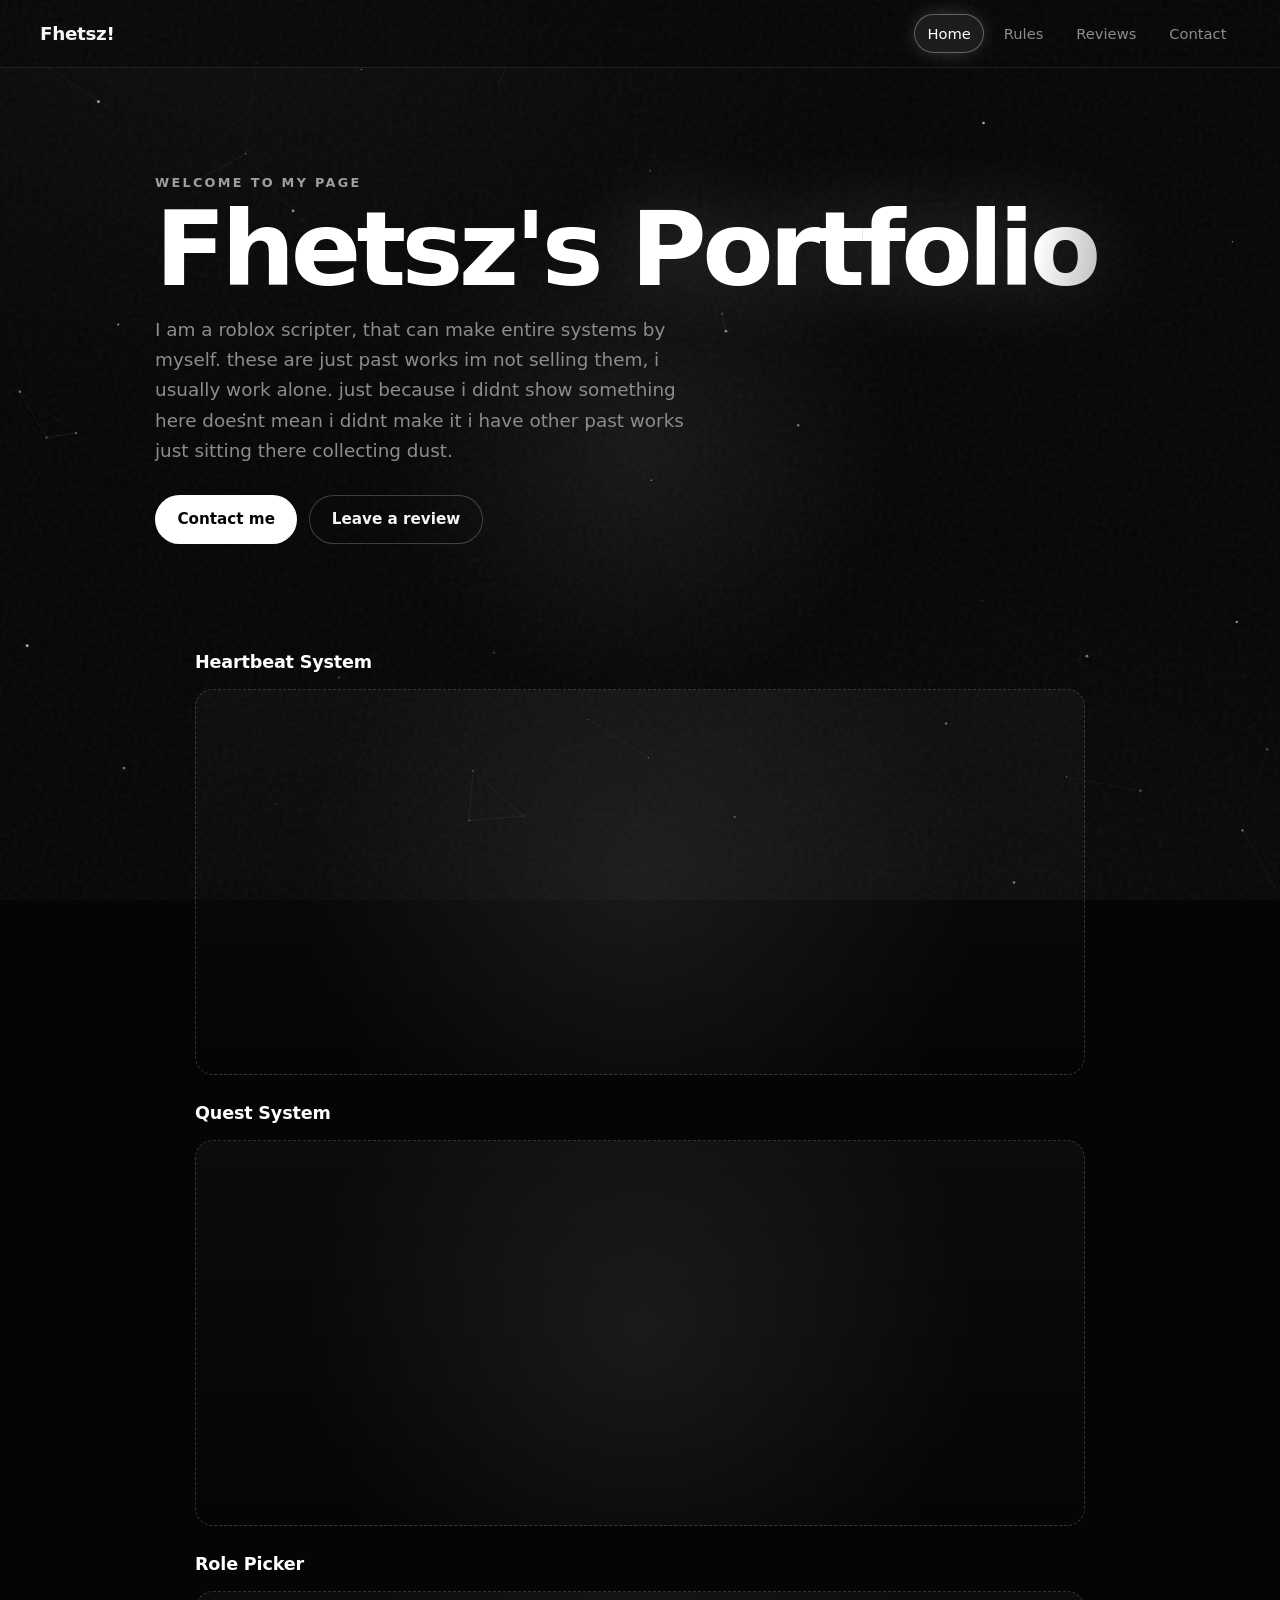
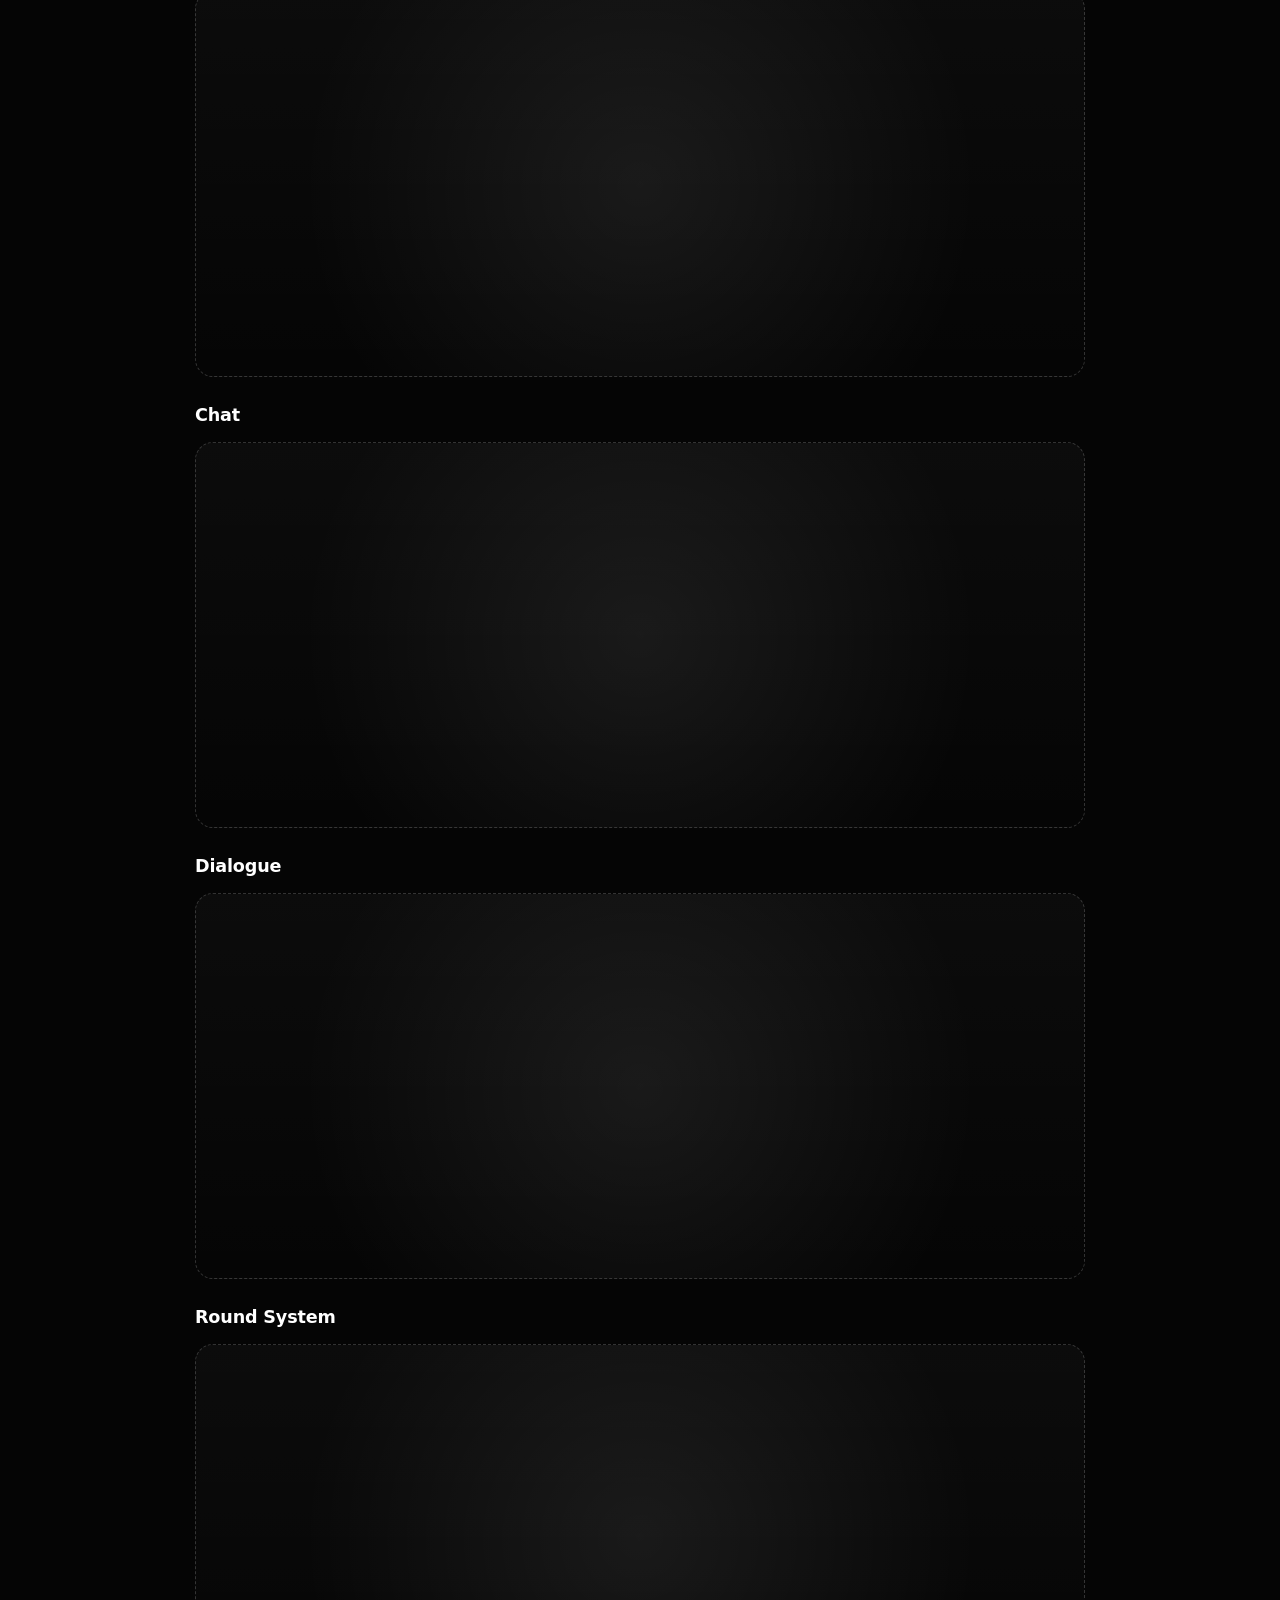
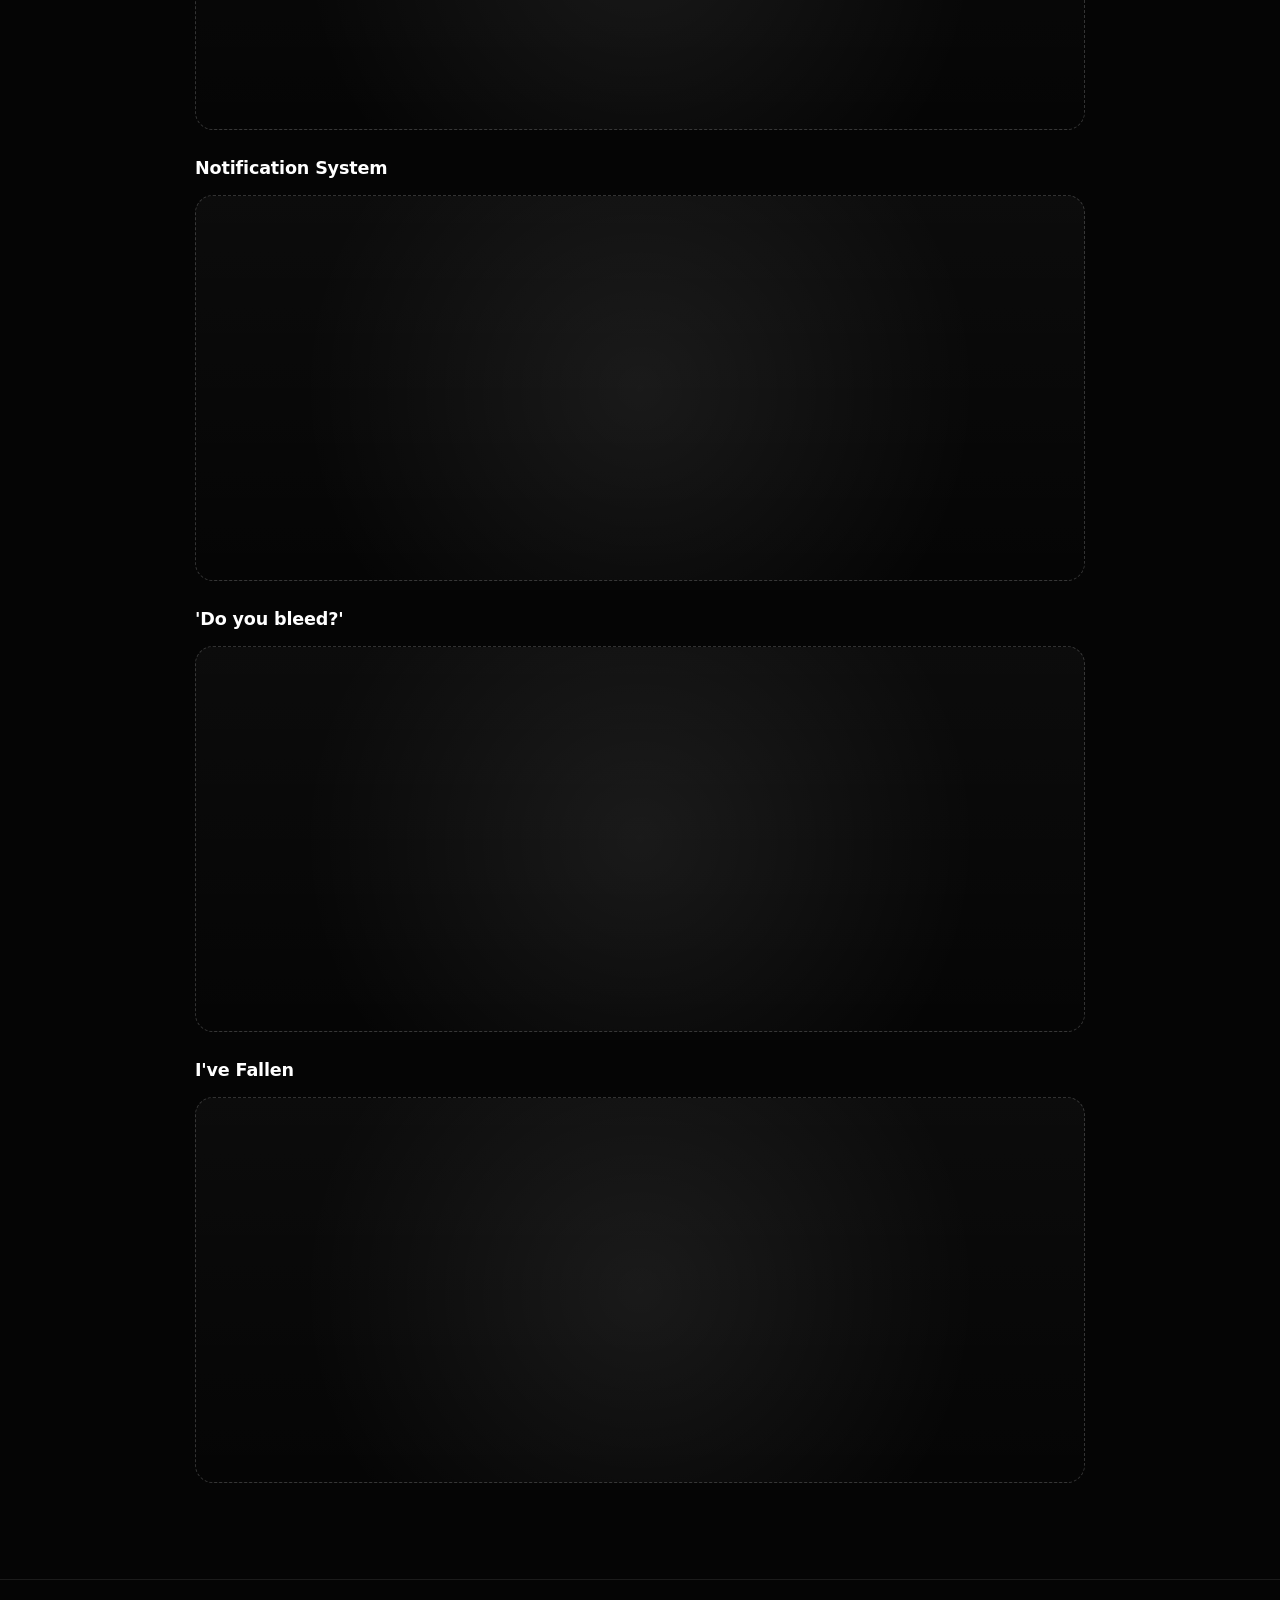
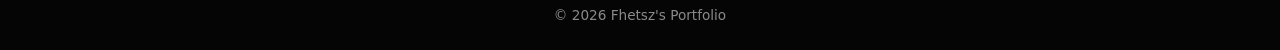
<file: index.html>
<!DOCTYPE html>
<html lang="en">
<head>
  <meta charset="UTF-8" />
  <meta name="viewport" content="width=device-width, initial-scale=1.0" />
  <title>Home — Fhetsz's Portfolio</title>
  <link rel="stylesheet" href="style.css" />
  <link rel="icon" href="data:image/svg+xml,<svg xmlns=%22http://www.w3.org/2000/svg%22 viewBox=%220 0 100 100%22><text y=%22.9em%22 font-size=%2290%22>🏠</text></svg>" />
</head>
<body>
  <header class="site-header">
    <a class="brand" href="index.html">Fhetsz<span>! </span></a>
    <nav>
      <a href="index.html" class="active">Home</a>
      <a href="rules.html">Rules</a>
      <a href="reviews.html">Reviews</a>
      <a href="contact.html">Contact</a>
    </nav>
  </header>

      <main>
    <!-- ================= MOST VISIBLLE ================= -->
    <section class="hero">
      <p class="eyebrow">Welcome to my page</p>
      <h1 class="hero-title">Fhetsz's <span class="grad">Portfolio</span></h1>
      <p class="hero-sub">
        I am a roblox scripter, that can make entire systems by myself. these are just past works im not selling them, i usually work alone. just because i didnt show something here doesnt mean i didnt make it i have other past works just sitting there collecting dust.
      </p>
      <div class="hero-actions">
        <a class="btn btn-primary" href="contact.html">Contact me</a>
        <a class="btn btn-ghost" href="reviews.html">Leave a review</a>
      </div>
    </section>

      <main>
    <!-- ================= EMBED 1 ================= -->
    <section class="embed-section">
      <h2>Heartbeat System</h2>
      <div class="embed-box">
        <iframe
          src="https://www.youtube.com/embed/Fau7C639CmI?rel=0"
          title="heartbeat system (for asym)"
          loading="lazy"
          allowfullscreen></iframe>
      </div>
    </section>

    <!-- ================= EMBED 2 ================= -->
    <section class="embed-section">
      <h2>Quest System</h2>
      <div class="embed-box">
        <iframe
          src="https://www.youtube.com/embed/bnqwV3qh-90"
          title="Quest system"
          loading="lazy"
          allowfullscreen></iframe>
      </div>
    </section>

    <!-- ================= EMBED 3 ================= -->
    <section class="embed-section">
      <h2>Role Picker</h2>
      <div class="embed-box">
        <iframe
          src="https://www.youtube.com/embed/wxffjjFRGH4"
          title="role picker"
          loading="lazy"
          allowfullscreen></iframe>
      </div>
    </section>

    <!-- ================= EMBED 4 ================= -->
    <section class="embed-section">
      <h2>Chat</h2>
      <div class="embed-box">
        <iframe
          src="https://www.youtube.com/embed/42j2nhRb1BE"
          title="Chat 🗣️"
          loading="lazy"
          allowfullscreen></iframe>
      </div>
    </section>

    <!-- ================= EMBED 5 ================= -->
    <section class="embed-section">
      <h2>Dialogue</h2>
      <div class="embed-box">
        <iframe
          src="https://www.youtube.com/embed/KdYcNQDDwGI"
          title="Dialogue"
          loading="lazy"
          allowfullscreen></iframe>
      </div>
    </section>

    <!-- ================= EMBED 6 ================= -->
    <section class="embed-section">
      <h2>Round System</h2>
      <div class="embed-box">
        <iframe
          src="https://www.youtube.com/embed/_wnKkcTpbT8"
          title="Round System"
          loading="lazy"
          allowfullscreen></iframe>
      </div>
    </section>

    <!-- ================= EMBED 7 ================= -->
    <section class="embed-section">
      <h2>Notification System</h2>
      <div class="embed-box">
        <iframe
          src="https://www.youtube.com/embed/B5ci60AQwV4"
          title="Notification System"
          loading="lazy"
          allowfullscreen></iframe>
      </div>
    </section>

    <!-- ================= EMBED 8 ================= -->
    <section class="embed-section">
      <h2>'Do you bleed?'</h2>
      <div class="embed-box">
        <iframe
          src="https://www.youtube.com/embed/Xjt8scNivog"
          title="'Do you bleed?' - the man in the bat costume"
          loading="lazy"
          allowfullscreen></iframe>
      </div>
    </section>

    <!-- ================= EMBED 9 ================= -->
    <section class="embed-section">
      <h2>I've Fallen</h2>
      <div class="embed-box">
        <iframe
          src="https://www.youtube.com/embed/q9N4CqFv3s0"
          title="ive fallen"
          loading="lazy"
          allowfullscreen></iframe>
      </div>
    </section>
  </main>
    </section>
  </main>

  <footer class="site-footer">
    <p>© <span id="year"></span> Fhetsz's Portfolio</p>
  </footer>

  <script>document.getElementById('year').textContent = new Date().getFullYear();</script>
  <script src="effects.js"></script>
</body>
</html>
</file>
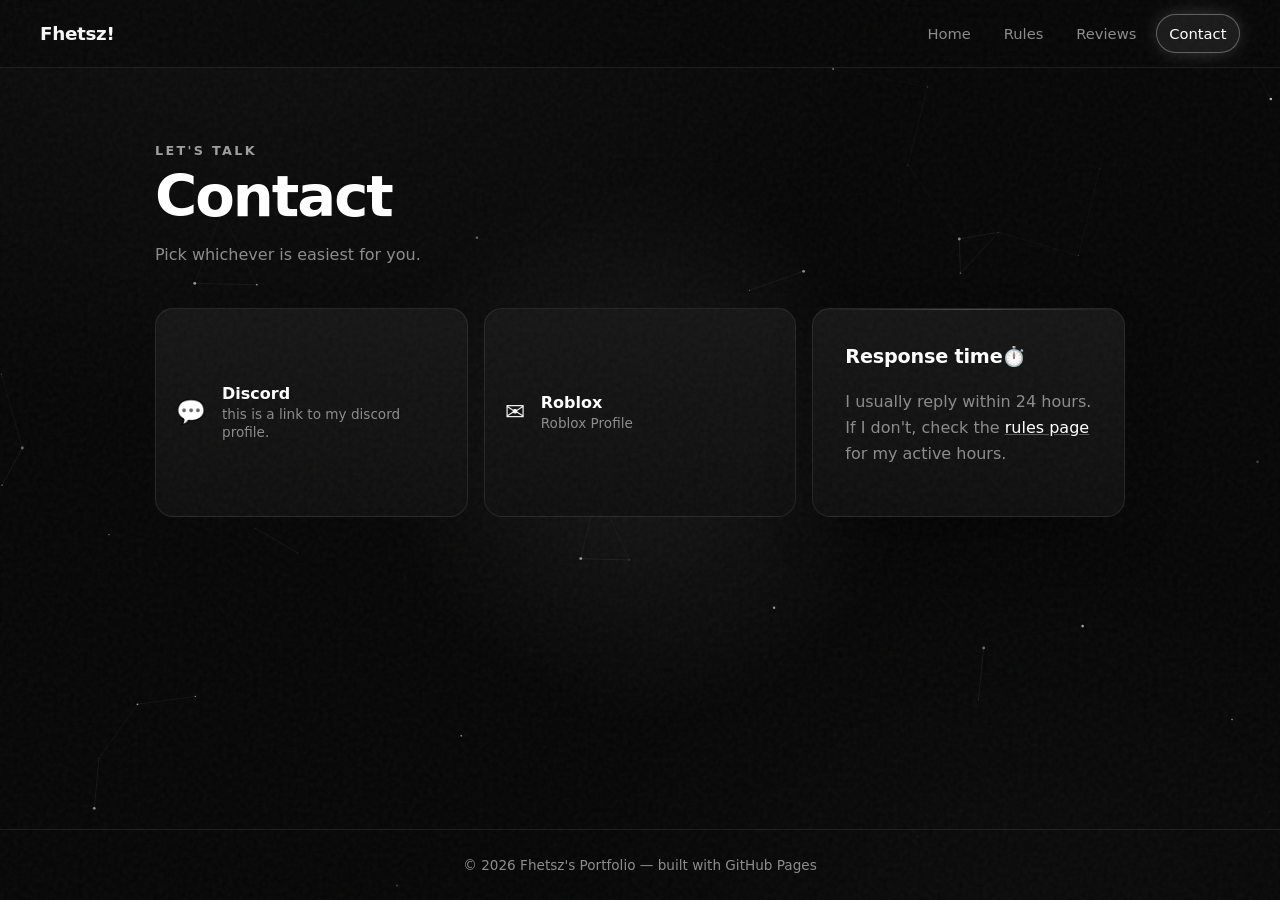
<file: contact.html>
<!DOCTYPE html>
<html lang="en">
<head>
  <meta charset="UTF-8" />
  <meta name="viewport" content="width=device-width, initial-scale=1.0" />
  <title>Contact — Fhetsz's Portfolio</title>
  <link rel="stylesheet" href="style.css" />
  <link rel="icon" href="data:image/svg+xml,<svg xmlns=%22http://www.w3.org/2000/svg%22 viewBox=%220 0 100 100%22><text y=%22.9em%22 font-size=%2290%22>🗣️</text></svg>" />
</head>
<body>
  <header class="site-header">
    <a class="brand" href="index.html">Fhetsz<span>!</span></a>
    <nav>
      <a href="index.html">Home</a>
      <a href="rules.html">Rules</a>
      <a href="reviews.html">Reviews</a>
      <a href="contact.html" class="active">Contact</a>
    </nav>
  </header>

  <main>
    <section class="page-head">
      <p class="eyebrow">Let's talk</p>
      <h1 class="page-title">Contact</h1>
      <p class="muted">Pick whichever is easiest for you.</p>
    </section>

    <section class="link-grid">
      <a class="link-card" href="https://discord.com/users/1167905465921962116" target="_blank" rel="noopener">
        <span class="link-icon">💬</span>
        <span class="link-body">
          <strong>Discord</strong>
          <span class="muted">this is a link to my discord profile.</span>
        </span>
      </a>

      <a class="link-card" href="https://www.roblox.com/users/7716979859/profile">
        <span class="link-icon">✉️</span>
        <span class="link-body">
          <strong>Roblox</strong>
          <span class="muted">Roblox Profile</span>
        </span>
      </a>

    <section class="card">
      <h2>Response time⏱️</h2>
      <p class="muted">
        I usually reply within 24 hours. If I don't, check the
        <a href="rules.html">rules page</a> for my active hours.
      </p>
    </section>
  </main>

  <footer class="site-footer">
    <p>© <span id="year"></span> Fhetsz's Portfolio — built with GitHub Pages</p>
  </footer>

  <script>document.getElementById('year').textContent = new Date().getFullYear();</script>
  <script src="effects.js"></script>
</body>
</html>
</file>
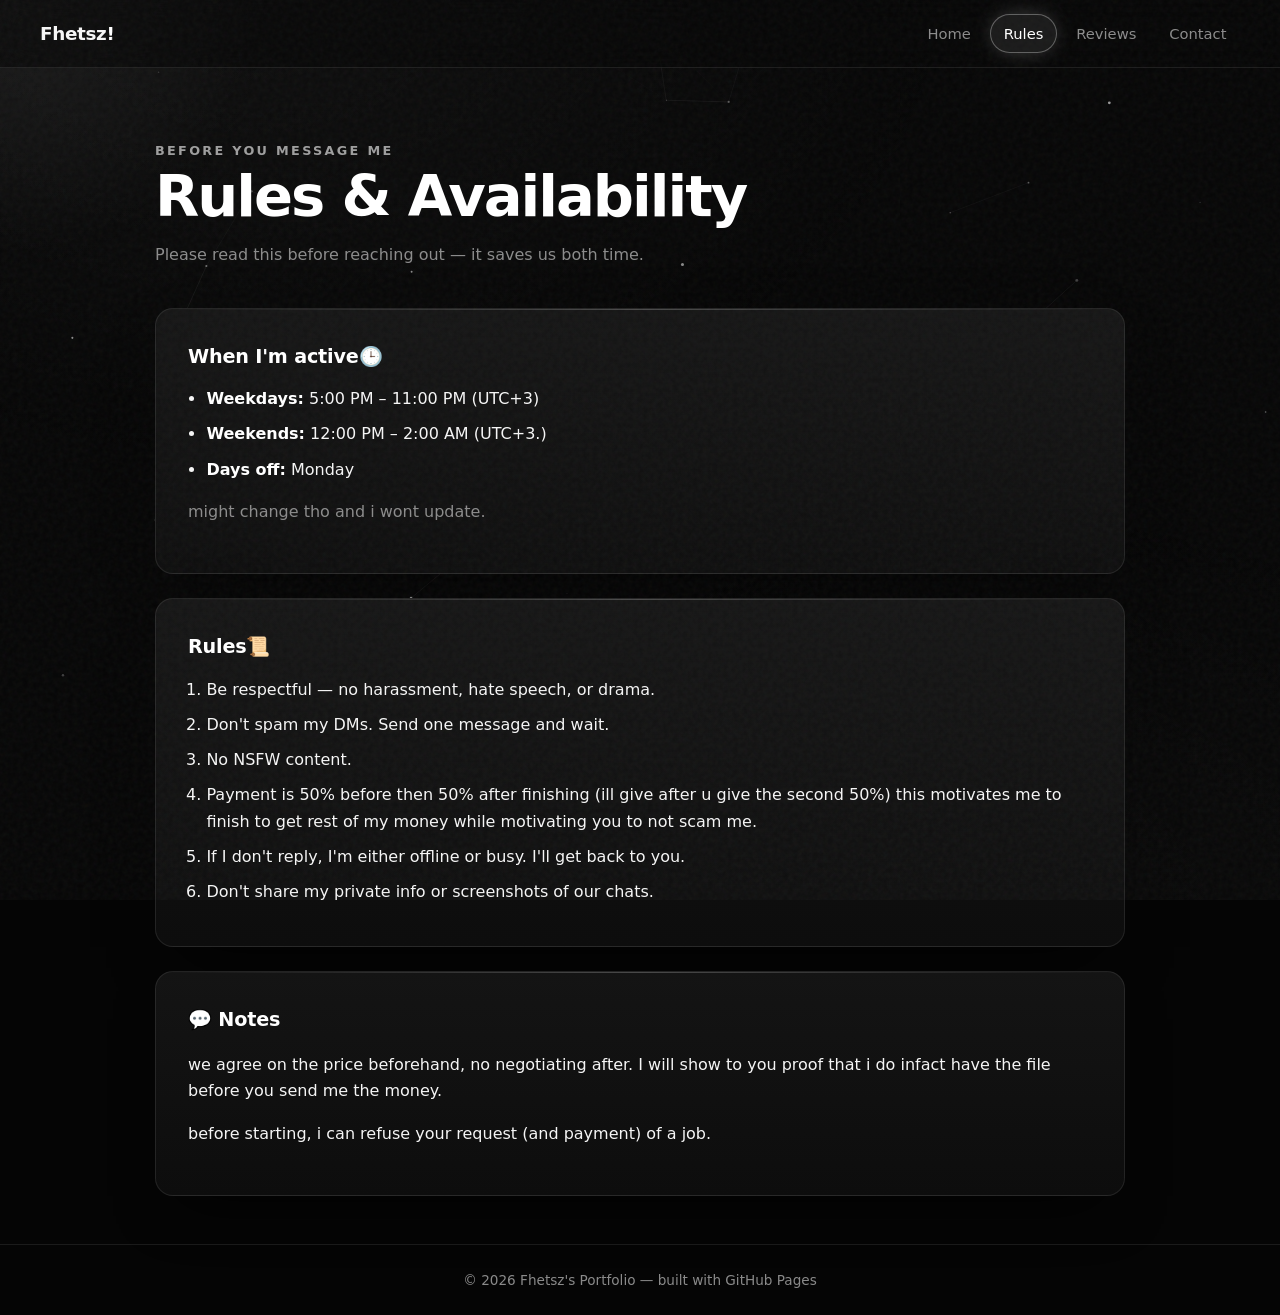
<file: rules.html>
<!DOCTYPE html>
<html lang="en">
<head>
  <meta charset="UTF-8" />
  <meta name="viewport" content="width=device-width, initial-scale=1.0" />
  <title>Rules — Fhetsz's Portfolio</title>
  <link rel="stylesheet" href="style.css" />
  <link rel="icon" href="data:image/svg+xml,<svg xmlns=%22http://www.w3.org/2000/svg%22 viewBox=%220 0 100 100%22><text y=%22.9em%22 font-size=%2290%22>📜</text></svg>" />
</head>
<body>
  <header class="site-header">
    <a class="brand" href="index.html">Fhetsz<span>!</span></a>
    <nav>
      <a href="index.html">Home</a>
      <a href="rules.html" class="active">Rules</a>
      <a href="reviews.html">Reviews</a>
      <a href="contact.html">Contact</a>
    </nav>
  </header>

  <main>
    <section class="page-head">
      <p class="eyebrow">Before you message me</p>
      <h1 class="page-title">Rules &amp; Availability</h1>
      <p class="muted">Please read this before reaching out — it saves us both time.</p>
    </section>

    <section class="card">
      <h2>When I'm active🕒</h2>
      <ul class="list">
        <li><strong>Weekdays:</strong> 5:00 PM – 11:00 PM (UTC+3)</li>
        <li><strong>Weekends:</strong> 12:00 PM – 2:00 AM (UTC+3.)</li>
        <li><strong>Days off:</strong> Monday</li>
      </ul>
      <p class="muted">might change tho and i wont update.</p>
    </section>

    <section class="card">
      <h2>Rules📜</h2>
      <ol class="list list-numbered">
        <li>Be respectful — no harassment, hate speech, or drama.</li>
        <li>Don't spam my DMs. Send one message and wait.</li>
        <li>No NSFW content.</li>
        <li>Payment is 50% before then 50% after finishing (ill give after u give the second 50%) this motivates me to finish to get rest of my money while motivating you to not scam me.</li>
        <li>If I don't reply, I'm either offline or busy. I'll get back to you.</li>
        <li>Don't share my private info or screenshots of our chats.</li>
      </ol>
    </section>

    <section class="card">
      <h2>💬 Notes</h2>
      <p>we agree on the price beforehand, no negotiating after. I will show to you proof that i do infact have the file before you send me the money.</p>
      <p>before starting, i can refuse your request (and payment) of a job.</p>
    </section>
  </main>

  <footer class="site-footer">
    <p>© <span id="year"></span> Fhetsz's Portfolio — built with GitHub Pages</p>
  </footer>

  <script>document.getElementById('year').textContent = new Date().getFullYear();</script>
  <script src="effects.js"></script>
</body>
</html>
</file>
<file: style.css>
/* style.css — monochrome with effects */

:root {
  --bg: #050505;
  --card: #0d0d0d;
  --card-2: #141414;
  --text: #f5f5f5;
  --muted: #8a8a8a;
  --white: #ffffff;
  --border: rgba(255, 255, 255, 0.09);
  --border-bright: rgba(255, 255, 255, 0.28);
  --radius: 18px;
  --shadow: 0 24px 60px -24px rgba(0, 0, 0, 0.95);
}

* { box-sizing: border-box; }
html { scroll-behavior: smooth; }

body {
  margin: 0;
  min-height: 100vh;
  display: flex;
  flex-direction: column;
  font-family: "Inter", system-ui, -apple-system, "Segoe UI", Roboto, sans-serif;
  line-height: 1.65;
  color: var(--text);
  background: var(--bg);
  position: relative;
  overflow-x: hidden;
}

body::before {
  content: "";
  position: fixed;
  inset: 0;
  pointer-events: none;
  z-index: 0;
  background:
    radial-gradient(1200px 800px at 20% 0%, rgba(255, 255, 255, 0.035), transparent 60%),
    radial-gradient(1000px 700px at 80% 100%, rgba(255, 255, 255, 0.02), transparent 60%);
  animation: drift 22s ease-in-out infinite alternate;
}
@keyframes drift {
  0%   { transform: translate(0, 0) scale(1); }
  100% { transform: translate(2%, 1%) scale(1.06); }
}

.site-header, main, .site-footer {
  position: relative;
  z-index: 10;
}

/* Header */
.site-header {
  position: sticky;
  top: 0;
  z-index: 50;
  display: flex;
  align-items: center;
  justify-content: space-between;
  flex-wrap: wrap;
  gap: 0.75rem 1.5rem;
  padding: 0.9rem clamp(1rem, 4vw, 2.5rem);
  background: rgba(5, 5, 5, 0.6);
  backdrop-filter: blur(14px);
  -webkit-backdrop-filter: blur(14px);
  border-bottom: 1px solid var(--border);
}

.brand {
  font-weight: 800;
  font-size: 1.15rem;
  letter-spacing: -0.02em;
  color: var(--text);
  text-decoration: none;
}

.brand span {
  background: linear-gradient(100deg, #fff 0%, #fff 40%, #7a7a7a 50%, #fff 60%, #fff 100%);
  background-size: 200% 100%;
  -webkit-background-clip: text;
  background-clip: text;
  -webkit-text-fill-color: transparent;
  animation: shine 6s ease-in-out infinite;
}

@keyframes shine {
  0%, 100% { background-position: 200% 0; }
  50%      { background-position: -100% 0; }
}

.site-header nav { display: flex; flex-wrap: wrap; gap: 0.35rem; }

.site-header nav a {
  padding: 0.45rem 0.85rem;
  border-radius: 999px;
  font-size: 0.92rem;
  font-weight: 500;
  color: var(--muted);
  text-decoration: none;
  transition: color 0.15s, background 0.15s, box-shadow 0.25s;
}

.site-header nav a:hover {
  color: var(--white);
  background: rgba(255, 255, 255, 0.06);
}

.site-header nav a.active {
  color: var(--white);
  background: rgba(255, 255, 255, 0.08);
  box-shadow: inset 0 0 0 1px rgba(255, 255, 255, 0.3),
              0 0 24px -6px rgba(255, 255, 255, 0.35);
}

/* Layout */
main {
  flex: 1;
  width: min(1050px, 100%);
  margin: 0 auto;
  padding: clamp(2rem, 6vw, 4rem) clamp(1rem, 4vw, 2.5rem) 3rem;
  display: flex;
  flex-direction: column;
  gap: 1.5rem;
}

/* Hero */
.hero { padding: clamp(1rem, 4vw, 2.5rem) 0 1rem; }

.eyebrow {
  margin: 0 0 0.4rem;
  font-size: 0.8rem;
  font-weight: 600;
  letter-spacing: 0.18em;
  text-transform: uppercase;
  color: var(--white);
  opacity: 0.6;
}

.hero-title {
  margin: 0;
  font-size: clamp(2.8rem, 10vw, 6.5rem);
  line-height: 0.95;
  letter-spacing: -0.045em;
  font-weight: 800;
  color: var(--white);
}

.grad {
  background: linear-gradient(100deg,
    #fff 0%, #fff 35%, #5a5a5a 50%, #fff 65%, #fff 100%);
  background-size: 250% 100%;
  -webkit-background-clip: text;
  background-clip: text;
  -webkit-text-fill-color: transparent;
  animation: shine 8s ease-in-out infinite;
  filter: drop-shadow(0 0 40px rgba(255, 255, 255, 0.18));
}

.hero-sub {
  max-width: 46ch;
  margin: 1rem 0 0;
  font-size: clamp(1rem, 2.2vw, 1.15rem);
  color: var(--muted);
}

.hero-actions {
  display: flex;
  flex-wrap: wrap;
  gap: 0.75rem;
  margin-top: 1.75rem;
}

/* Buttons */
.btn {
  display: inline-flex;
  align-items: center;
  justify-content: center;
  gap: 0.5rem;
  padding: 0.75rem 1.4rem;
  border: 0;
  border-radius: 999px;
  font: inherit;
  font-weight: 600;
  font-size: 0.95rem;
  text-decoration: none;
  cursor: pointer;
  transition: transform 0.18s, box-shadow 0.3s, background 0.25s, opacity 0.2s;
}

.btn-primary {
  background: var(--white);
  color: #000;
  box-shadow: 0 0 0 0 rgba(255, 255, 255, 0.5);
}

.btn-primary:hover {
  transform: translateY(-2px);
  box-shadow: 0 14px 44px -10px rgba(255, 255, 255, 0.55);
}

.btn-ghost {
  background: transparent;
  color: var(--text);
  box-shadow: inset 0 0 0 1px rgba(255, 255, 255, 0.22);
}

.btn-ghost:hover {
  background: rgba(255, 255, 255, 0.06);
  box-shadow: inset 0 0 0 1px rgba(255, 255, 255, 0.55),
              0 0 32px -8px rgba(255, 255, 255, 0.45);
}

.btn:disabled { opacity: 0.5; cursor: not-allowed; transform: none; }

/* Embed */
.embed-section h2 {
  font-size: 1.1rem;
  margin: 0 0 0.75rem;
  letter-spacing: -0.01em;
  color: var(--white);
}

.embed-box {
  display: flex;
  flex-direction: column;
  align-items: center;
  justify-content: center;
  gap: 0.4rem;
  min-height: 260px;
  padding: 2rem;
  text-align: center;
  border: 1px dashed rgba(255, 255, 255, 0.18);
  border-radius: var(--radius);
  background: linear-gradient(180deg, rgba(255,255,255,0.03), rgba(255,255,255,0.005));
  position: relative;
  overflow: hidden;
}

.embed-box::before {
  content: "";
  position: absolute;
  inset: 0;
  background: radial-gradient(circle at 50% 50%, rgba(255,255,255,0.07), transparent 70%);
  pointer-events: none;
  animation: pulse 6s ease-in-out infinite;
}
@keyframes pulse {
  0%, 100% { opacity: 0.35; }
  50%      { opacity: 1; }
}

.embed-main { margin: 0; font-size: 1.35rem; font-weight: 600; position: relative; }

.embed-box iframe {
  width: 100%;
  min-height: 320px;
  border: 0;
  border-radius: 12px;
  position: relative;
  z-index: 1;
}

/* Cards */
.card {
  background: linear-gradient(180deg, var(--card-2), var(--card));
  border: 1px solid var(--border);
  border-radius: var(--radius);
  padding: clamp(1.25rem, 3vw, 2rem);
  box-shadow: var(--shadow);
  position: relative;
  overflow: hidden;
  transition: border-color 0.3s, box-shadow 0.3s;
}

.card::before {
  content: "";
  position: absolute;
  top: 0; left: 0; right: 0;
  height: 1px;
  background: linear-gradient(90deg, transparent, rgba(255,255,255,0.45), transparent);
  opacity: 0.5;
}

.card:hover {
  border-color: var(--border-bright);
  box-shadow: var(--shadow), 0 0 60px -20px rgba(255, 255, 255, 0.18);
}

.card h2 {
  margin: 0 0 0.85rem;
  font-size: 1.2rem;
  letter-spacing: -0.01em;
  color: var(--white);
}

.muted { color: var(--muted); }

.card a {
  color: var(--white);
  text-decoration: underline;
  text-decoration-color: rgba(255,255,255,0.3);
  transition: text-decoration-color 0.2s;
}
.card a:hover { text-decoration-color: var(--white); }

/* Page head */
.page-head { padding-top: 0.5rem; }

.page-title {
  margin: 0 0 0.5rem;
  font-size: clamp(2.2rem, 7vw, 3.6rem);
  line-height: 1;
  letter-spacing: -0.035em;
  font-weight: 800;
  color: var(--white);
}

/* Lists */
.list { margin: 0; padding-left: 1.15rem; }
.list li { margin-bottom: 0.55rem; }
.list li strong { color: var(--white); }

/* Form */
.field { margin-bottom: 1.15rem; }

.field > label {
  display: block;
  margin-bottom: 0.45rem;
  font-size: 0.85rem;
  font-weight: 600;
  letter-spacing: 0.04em;
  text-transform: uppercase;
  color: var(--muted);
}

input[type="text"], textarea {
  width: 100%;
  padding: 0.8rem 1rem;
  font: inherit;
  color: var(--text);
  background: rgba(0, 0, 0, 0.55);
  border: 1px solid var(--border);
  border-radius: 12px;
  outline: none;
  transition: border-color 0.2s, box-shadow 0.25s;
  resize: vertical;
}

input[type="text"]:focus, textarea:focus {
  border-color: rgba(255, 255, 255, 0.6);
  box-shadow: 0 0 0 3px rgba(255,255,255,0.08),
              0 0 34px -10px rgba(255, 255, 255, 0.45);
}

/* Stars */
.stars {
  display: inline-flex;
  flex-direction: row-reverse;
  gap: 0.2rem;
}

.stars input { position: absolute; opacity: 0; pointer-events: none; }

.stars label {
  font-size: 2.1rem;
  line-height: 1;
  cursor: pointer;
  color: #333;
  transition: color 0.15s, transform 0.15s, text-shadow 0.25s;
  user-select: none;
}

.stars label:hover { transform: scale(1.18); }

.stars input:checked ~ label,
.stars label:hover,
.stars label:hover ~ label {
  color: var(--white);
  text-shadow: 0 0 14px rgba(255, 255, 255, 0.7);
}

.stars input:focus-visible + label {
  outline: 2px solid var(--white);
  outline-offset: 3px;
  border-radius: 4px;
}

/* Status */
.status { margin: 0.9rem 0 0; font-size: 0.92rem; min-height: 1.4em; }
.status.info    { color: var(--muted); }
.status.success { color: var(--white); text-shadow: 0 0 20px rgba(255,255,255,0.55); }
.status.error   { color: #ff9b9b; }

.hp {
  position: absolute;
  left: -9999px;
  width: 1px; height: 1px;
  overflow: hidden;
}

/* Contact cards */
.link-grid {
  display: grid;
  grid-template-columns: repeat(auto-fit, minmax(240px, 1fr));
  gap: 1rem;
}

.link-card {
  display: flex;
  align-items: center;
  gap: 1rem;
  padding: 1.1rem 1.25rem;
  text-decoration: none;
  color: var(--text);
  background: linear-gradient(180deg, var(--card-2), var(--card));
  border: 1px solid var(--border);
  border-radius: var(--radius);
  position: relative;
  overflow: hidden;
  transition: transform 0.22s, border-color 0.22s, box-shadow 0.22s;
}

.link-card::after {
  content: "";
  position: absolute;
  inset: 0;
  background: linear-gradient(120deg,
    transparent 30%, rgba(255,255,255,0.10) 50%, transparent 70%);
  transform: translateX(-100%);
  transition: transform 0.7s ease;
  pointer-events: none;
}

.link-card:hover::after { transform: translateX(100%); }

.link-card:hover {
  transform: translateY(-3px);
  border-color: var(--border-bright);
  box-shadow: 0 22px 50px -25px rgba(255, 255, 255, 0.35);
}

.link-icon { font-size: 1.5rem; filter: grayscale(1); }

.link-body { display: flex; flex-direction: column; line-height: 1.35; }
.link-body strong { font-size: 1rem; color: var(--white); }
.link-body .muted { font-size: 0.85rem; word-break: break-word; }

/* Footer */
.site-footer {
  padding: 1.5rem clamp(1rem, 4vw, 2.5rem);
  text-align: center;
  font-size: 0.85rem;
  color: var(--muted);
  border-top: 1px solid var(--border);
}
.site-footer p { margin: 0; }

/* Responsive */
@media (max-width: 560px) {
  .site-header { justify-content: center; }
  .stars label { font-size: 1.8rem; }
}

@media (prefers-reduced-motion: reduce) {
  *, *::before, *::after {
    animation-duration: 0.001ms !important;
    animation-iteration-count: 1 !important;
    transition-duration: 0.001ms !important;
  }
}
</file>
